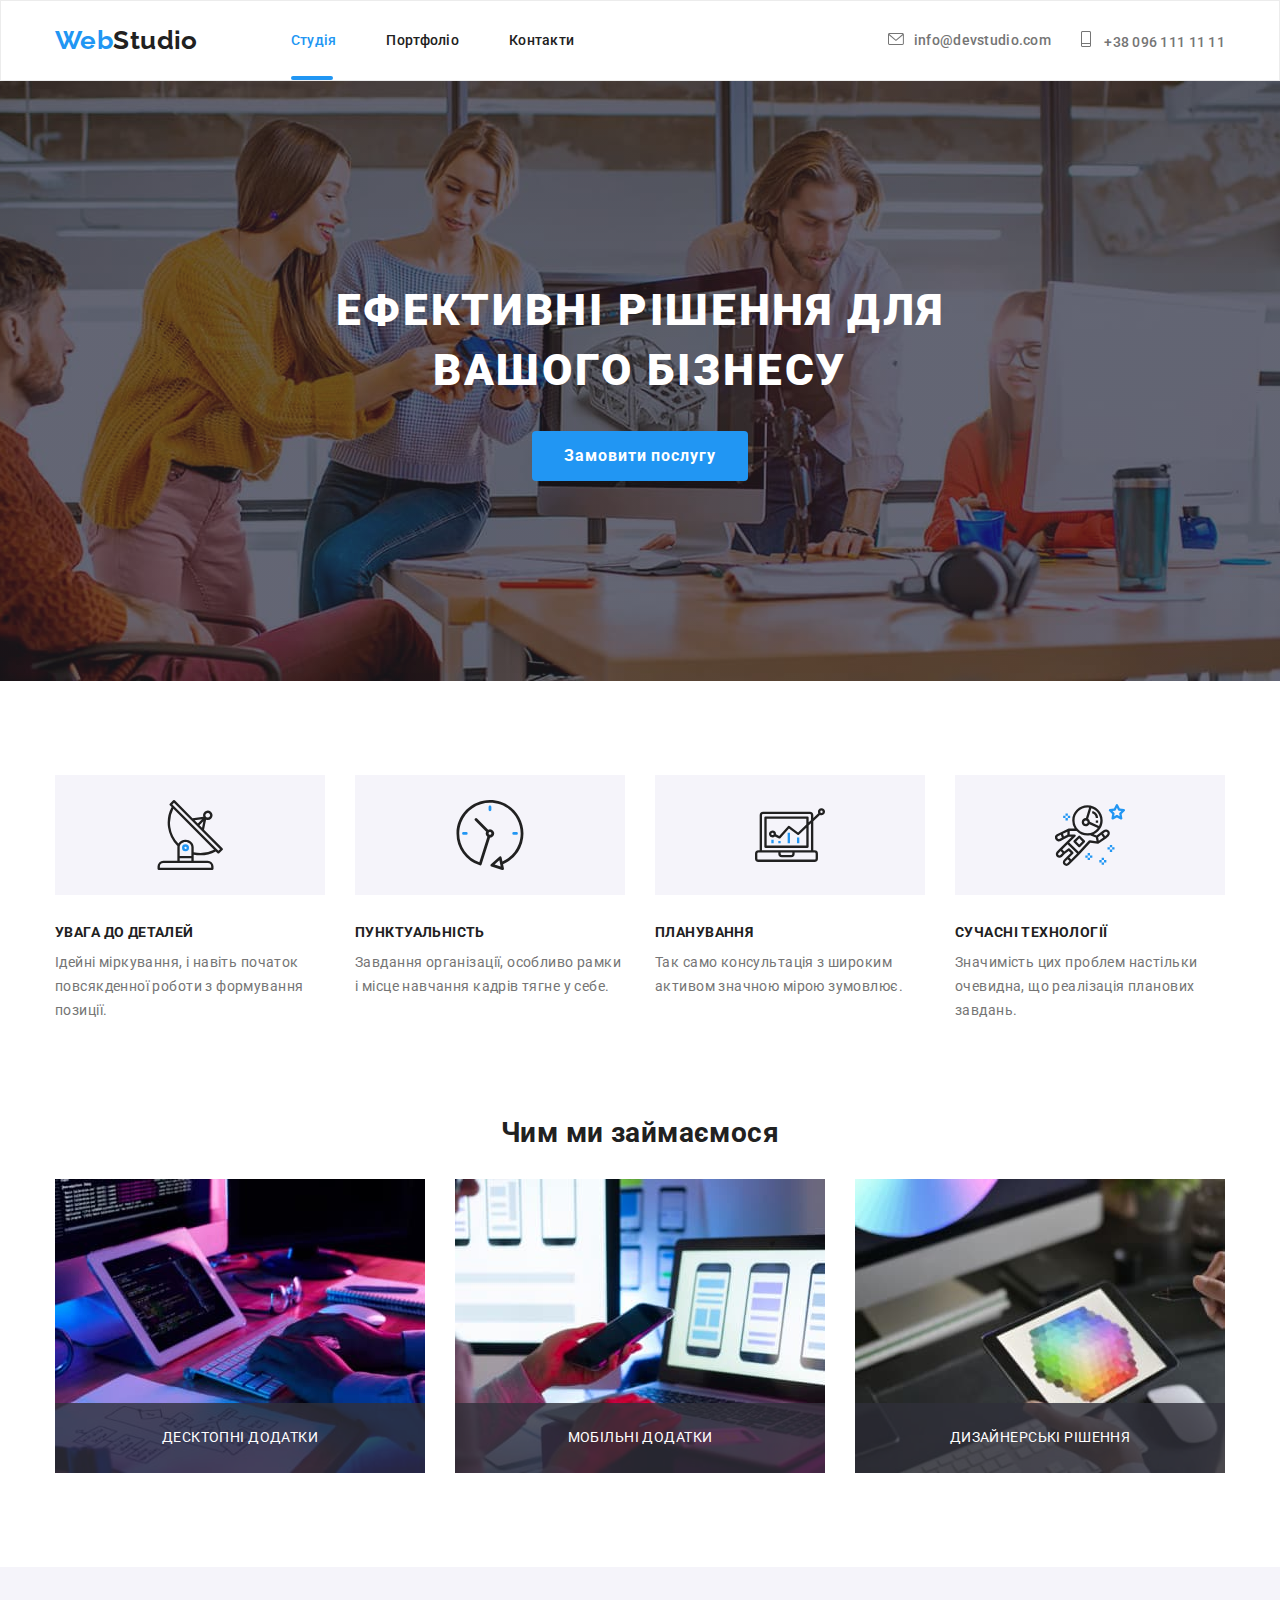
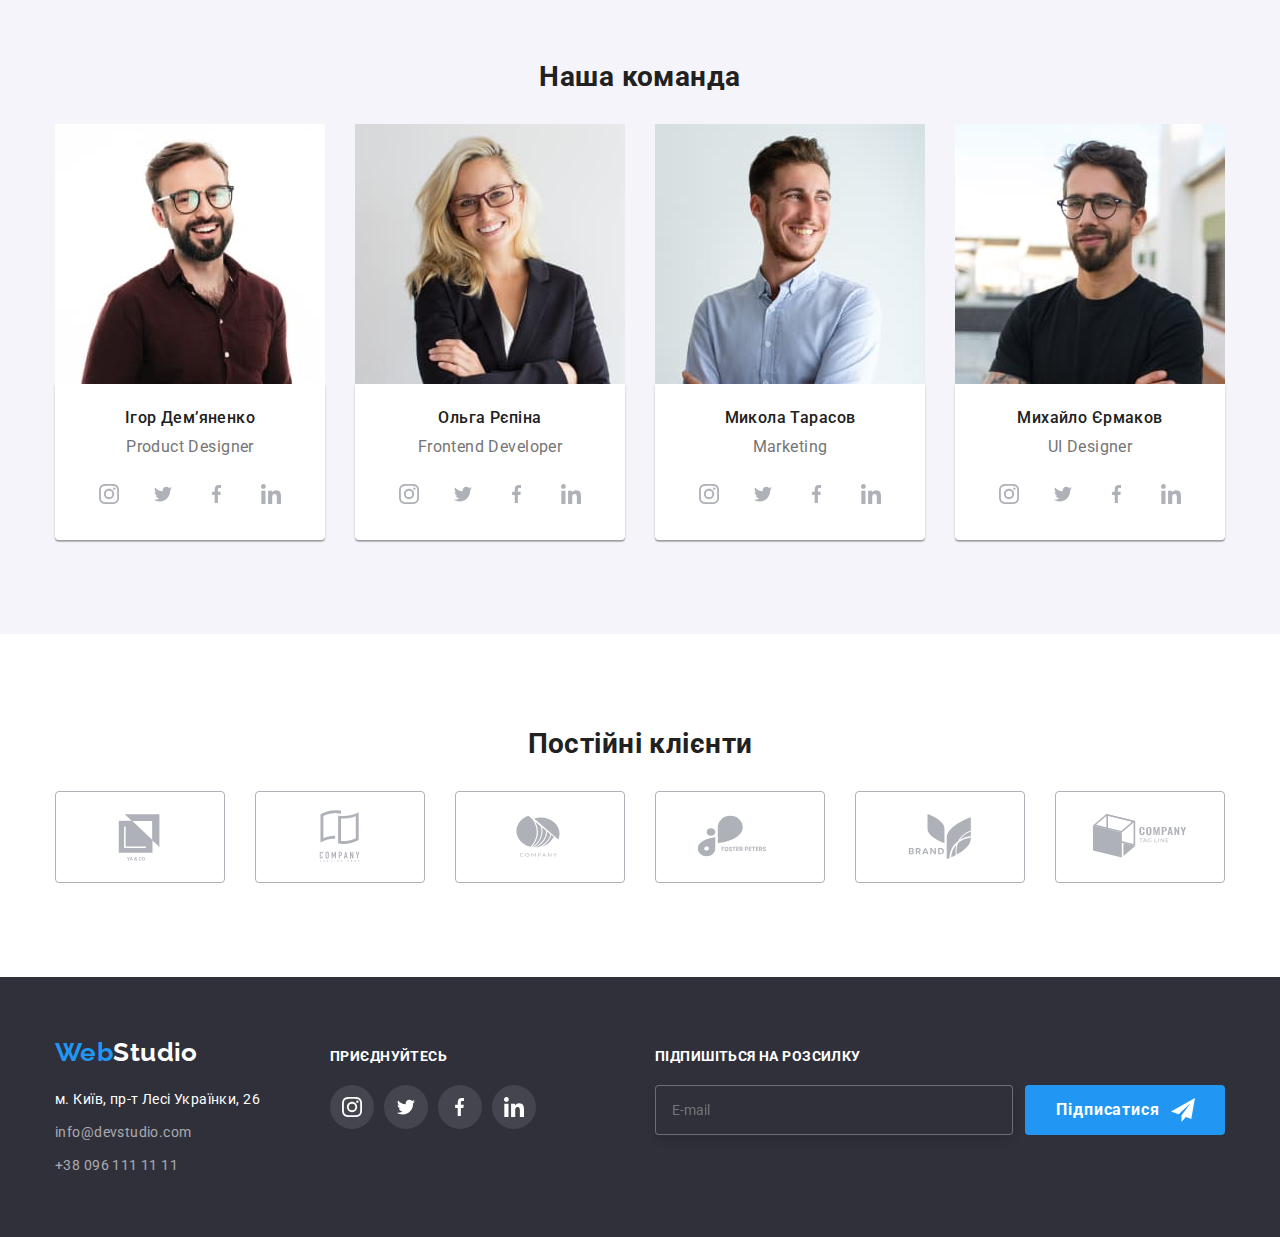
<file: index.html>
<!DOCTYPE html>
<html lang="uk">
  <head>
    <meta charset="UTF-8" />
    <meta http-equiv="X-UA-Compatible" content="IE=edge" />
    <meta name="viewport" content="width=device-width, initial-scale=1.0" />
    <title>HTML is easy</title>
    <link
      rel="stylesheet"
      href="https://cdn.jsdelivr.net/npm/modern-normalize@1.1.0/modern-normalize.min.css"
    />

    <link rel="preconnect" href="https://fonts.googleapis.com" />
    <link rel="preconnect" href="https://fonts.gstatic.com" crossorigin />
    <link
      href="https://fonts.googleapis.com/css2?family=Raleway:wght@700&family=Roboto:wght@400;500;700;900&display=swap"
      rel="stylesheet"
    />
    <link rel="stylesheet" href="./css/main.min.css" />
  </head>
  <body>
    <header class="my-head">
      <div class="container head-container">
        <nav class="navigation">
          <a class="link logo" href="./index.html">
            <span class="logo__web">Web</span>Studio</a
          >
          <ul class="list navigation__menu">
            <li class="navigation__item">
              <a
                class="link navigation__link link--static link__line"
                href="./index.html"
                >Студія
              </a>
            </li>
            <li class="navigation__item">
              <a class="link navigation__link" href="./portfolio.html"
                >Портфоліо</a
              >
            </li>
            <li class="navigation__item">
              <a class="link navigation__link" href="">Контакти</a>
            </li>
          </ul>
        </nav>

        <button type="button" class="open-mobile-menu" data-menu-open>
          <svg class="open-mobile-menu__icon">
            <use href="images/icons.svg#icon-burger"></use>
          </svg>
        </button>

        <ul class="list navigation__addres">
          <li class="navigation__item__adr navigation__item__marg">
            <a class="link link__addres" href="mailto:info@devstudio.com"
              ><svg class="addres__svg" width="16" height="12">
                <use href="./images/icons.svg#icon-mail"></use></svg
              >info@devstudio.com
            </a>
          </li>
          <li class="navigation__item__adr">
            <a class="link link__addres" href="tel:+380961111111"
              ><svg class="addres__svg" width="10" height="16">
                <use href="./images/icons.svg#icon-telefon"></use>
              </svg>
              +38 096 111 11 11
            </a>
          </li>
        </ul>
      </div>
      <div class="mobile-menu" data-menu>
        <div class="container mobile-menu__container">
          <button type="button" class="close-mobile-menu__btn" data-menu-close>
            <svg class="close-mobile-menu__icon">
              <use href="./images/icons.svg#icon-close"></use>
            </svg>
          </button>
          <ul class="list mobile-list-navigation">
            <li class="mobile-menu-item__navigation">
              <a
                class="link menu-static mobile-menu__navigation"
                href="./index.html"
                >Студія</a
              >
            </li>
            <li class="mobile-menu-item__navigation">
              <a
                class="link mobile-menu__navigation menu-static-base"
                href="./portfolio.html"
                >Портфоліо</a
              >
            </li>
            <li class="mobile-menu-item__navigation">
              <a class="link mobile-menu__navigation menu-static-base" href=""
                >Контакти</a
              >
            </li>
          </ul>
          <ul class="list mobile-list-contact">
            <li class="mobile-menu-item__contact__tel">
              <a class="link mobile-menu__tel" href="">+38 096 111 11 11</a>
            </li>
            <li class="mobile-menu-item__contact__mail">
              <a class="link mobile-menu__mail" href="">info@devstudio.com</a>
            </li>
          </ul>
          <ul class="list mobile-list-social">
            <li class="mobile-menu-item__social">
              <a class="link mobile-menu__social mobile-menu__after" href=""
                >Instagram</a
              >
            </li>
            <li class="mobile-menu-item__social">
              <a class="link mobile-menu__social mobile-menu__after" href=""
                >Twitter</a
              >
            </li>
            <li class="mobile-menu-item__social">
              <a class="link mobile-menu__social mobile-menu__after" href=""
                >Facebook</a
              >
            </li>
            <li class="mobile-menu-item__social">
              <a class="link mobile-menu__social" href="">LinkedIn</a>
            </li>
          </ul>
        </div>
      </div>
    </header>

    <main>
      <section class="hero section">
        <div class="container">
          <h1 class="hero__title">ЕФЕКТИВНІ РІШЕННЯ ДЛЯ ВАШОГО БІЗНЕСУ</h1>
          <button class="hero__btn" type="button" data-modal-open>
            Замовити послугу
          </button>
        </div>
      </section>

      <section class="section">
        <div class="container">
          <ul class="list about__list">
            <li class="about__width">
              <div class="about__svg">
                <svg class="about__svg__icon" width="" height="">
                  <use href="./images/icons.svg#icon-antena"></use>
                </svg>
              </div>
              <h2 class="about__title">УВАГА ДО ДЕТАЛЕЙ</h2>
              <p class="about__text">
                Ідейні міркування, і навіть початок повсякденної роботи з
                формування позиції.
              </p>
            </li>
            <li class="about__width">
              <div class="about__svg">
                <svg class="about__svg__icon" width="" height="">
                  <use href="./images/icons.svg#icon-clock-1"></use>
                </svg>
              </div>
              <h2 class="about__title">ПУНКТУАЛЬНІСТЬ</h2>
              <p class="about__text">
                Завдання організації, особливо рамки і місце навчання кадрів
                тягне у себе.
              </p>
            </li>
            <li class="about__width">
              <div class="about__svg">
                <svg class="about__svg__icon" width="" height="">
                  <use href="./images/icons.svg#icon-diagram-1"></use>
                </svg>
              </div>
              <h2 class="about__title">ПЛАНУВАННЯ</h2>
              <p class="about__text">
                Так само консультація з широким активом значною мірою зумовлює.
              </p>
            </li>
            <li class="about__width">
              <div class="about__svg">
                <svg class="about__svg__icon" width="" height="">
                  <use href="./images/icons.svg#icon-astronaut-1"></use>
                </svg>
              </div>
              <h2 class="about__title">СУЧАСНІ ТЕХНОЛОГІЇ</h2>
              <p class="about__text">
                Значимість цих проблем настільки очевидна, що реалізація
                планових завдань.
              </p>
            </li>
          </ul>
        </div>
      </section>
      <section class="section-pad">
        <div class="container">
          <h2 class="section-title">Чим ми займаємося</h2>
          <ul class="list list__whatWeDo">
            <li>
              <div class="position__whatWeDo">
                <picture>
                  <source
                    srcset="
                      ./images/services/desktop-app.jpg    1x,
                      ./images/services/desktop-app@2x.jpg 2x
                    "
                    media="(min-width: 1200px)"
                  />
                  <source
                    srcset="
                      ./images/services/desktop-app.webp    1x,
                      ./images/services/desktop-app@2x.webp 2x
                    "
                    media="(min-width: 1200px)"
                    type="image/webp"
                  />
                  <img
                    src="./images/services/desktop-app.jpg"
                    alt="друкуємо"
                    width="370"
                    height="294"
                  />
                </picture>
                <div class="position__text">Десктопні додатки</div>
              </div>
            </li>
            <li>
              <div class="position__whatWeDo">
                <picture>
                  <source
                    srcset="
                      ./images/services/mobile-app.jpg    1x,
                      ./images/services/mobile-app@2x.jpg 2x
                    "
                    media="(min-width: 1200px)"
                  />
                  <source
                    srcset="
                      ./images/services/mobile-app.webp    1x,
                      ./images/services/mobile-app@2x.webp 2x
                    "
                    media="(min-width: 1200px)"
                    type="image/webp"
                  />
                  <img
                    src="./images/services/mobile-app.jpg"
                    alt="дивимося на екран"
                    width="370"
                    height="294"
                  />
                </picture>
                <div class="position__text">Мобільні додатки</div>
              </div>
            </li>
            <li>
              <div class="position__whatWeDo">
                <picture>
                  <source
                    srcset="
                      ./images/services/desing.jpg    1x,
                      ./images/services/desing@2x.jpg 2x
                    "
                    media="(min-width: 1200px)"
                  />
                  <source
                    srcset="
                      ./images/services/desing.webp    1x,
                      ./images/services/desing@2x.webp 2x
                    "
                    media="(min-width: 1200px)"
                    type="image/webp"
                  />
                  <img
                    src="./images/services/desing.jpg"
                    alt="дивимося на маленький екран"
                    width="370"
                    height="294"
                  />
                </picture>
                <div class="position__text">Дизайнерські Рішення</div>
              </div>
            </li>
          </ul>
        </div>
      </section>

      <section class="color-member-team section">
        <div class="container">
          <h2 class="section-title">Наша команда</h2>
          <ul class="list list-member">
            <li class="marg-member">
              <picture>
                <source
                  srcset="
                    ./images/team/desktop/team-1-desktop.jpg    1x,
                    ./images/team/desktop/team-1-desktop@2x.jpg 2x
                  "
                  media="(min-width: 1200px)"
                />
                <source
                  srcset="
                    ./images/team/desktop/team-1-desktop.webp    1x,
                    ./images/team/desktop/team-1-desktop@2x.webp 2x
                  "
                  media="(min-width: 1200px)"
                  type="image/webp"
                />
                <source
                  srcset="
                    ./images/team/tablet/team-1-tablet.jpg    1x,
                    ./images/team/tablet/team-1-tablet@2x.jpg 2x
                  "
                  media="(min-width: 780px)"
                />
                <source
                  srcset="
                    ./images/team/tablet/team-1-tablet.webp    1x,
                    ./images/team/tablet/team-1-tablet@2x.webp 2x
                  "
                  media="(min-width: 780px)"
                  type="image/webp"
                />
                <source
                  srcset="
                    ./images/team/mobile/team-1-mobile.jpg    1x,
                    ./images/team/mobile/team-1-mobile@2x.jpg 2x
                  "
                  media="(max-width: 779px)"
                />
                <source
                  srcset="
                    ./images/team/mobile/team-1-mobile.webp    1x,
                    ./images/team/mobile/team-1-mobile@2x.webp 2x
                  "
                  media="(max-width: 779px)"
                  type="image/webp"
                />
                <img
                  src="./images/team/mobile/team-1-mobile.jpg"
                  alt="Ігор Дем’яненко"
                />
              </picture>
              <div class="div-member">
                <h3 class="team-member">Ігор Дем’яненко</h3>
                <p class="team-text">Product Designer</p>
                <ul class="list member-svg">
                  <li>
                    <a class="link-member-svg" href="">
                      <svg
                        aria-label="Інстаграм"
                        class="focus-svg"
                        width="20"
                        height="20"
                      >
                        <use href="./images/icons.svg#icon-instagram"></use>
                      </svg>
                    </a>
                  </li>
                  <li>
                    <a class="link-member-svg" href="">
                      <svg
                        aria-label="Твіттер"
                        class="focus-svg"
                        width="20"
                        height="16.25"
                      >
                        <use href="./images/icons.svg#icon-twitter1"></use>
                      </svg>
                    </a>
                  </li>
                  <li>
                    <a class="link-member-svg" href="">
                      <svg
                        aria-label="Фейсбук"
                        class="focus-svg"
                        width="10"
                        height="20"
                      >
                        <use href="./images/icons.svg#icon-facebook1"></use>
                      </svg>
                    </a>
                  </li>
                  <li>
                    <a class="link-member-svg" href="">
                      <svg
                        aria-label="ЛінкАЙДІ"
                        class="focus-svg"
                        width="20"
                        height="20"
                      >
                        <use href="./images/icons.svg#icon-linkedin-1"></use>
                      </svg>
                    </a>
                  </li>
                </ul>
              </div>
            </li>
            <li class="marg-member">
              <picture>
                <source
                  srcset="
                    ./images/team/desktop/team-2-desktop.jpg    1x,
                    ./images/team/desktop/team-2-desktop@2x.jpg 2x
                  "
                  media="(min-width: 1200px)"
                />
                <source
                  srcset="
                    ./images/team/desktop/team-2-desktop.webp    1x,
                    ./images/team/desktop/team-2-desktop@2x.webp 2x
                  "
                  media="(min-width: 1200px)"
                  type="image/webp"
                />
                <source
                  srcset="
                    ./images/team/tablet/team-2-tablet.jpg    1x,
                    ./images/team/tablet/team-2-tablet@2x.jpg 2x
                  "
                  media="(min-width: 780px)"
                />
                <source
                  srcset="
                    ./images/team/tablet/team-2-tablet.webp    1x,
                    ./images/team/tablet/team-2-tablet@2x.webp 2x
                  "
                  media="(min-width: 780px)"
                  type="image/webp"
                />
                <source
                  srcset="
                    ./images/team/mobile/team-2-mobile.jpg    1x,
                    ./images/team/mobile/team-2-mobile@2x.jpg 2x
                  "
                  media="(max-width: 779px)"
                />
                <source
                  srcset="
                    ./images/team/mobile/team-2-mobile.webp    1x,
                    ./images/team/mobile/team-2-mobile@2x.webp 2x
                  "
                  media="(max-width: 779px)"
                  type="image/webp"
                />
                <img
                  src="./images/team/mobile/team-2-mobile.jpg"
                  alt="Ольга Рєпіна"
                />
              </picture>
              <div class="div-member">
                <h3 class="team-member">Ольга Рєпіна</h3>
                <p class="team-text">Frontend Developer</p>
                <ul class="list member-svg">
                  <li>
                    <a class="link-member-svg" href="">
                      <svg
                        aria-label="Інстаграм"
                        class="focus-svg"
                        width="20"
                        height="20"
                      >
                        <use href="./images/icons.svg#icon-instagram"></use>
                      </svg>
                    </a>
                  </li>
                  <li>
                    <a class="link-member-svg" href="">
                      <svg
                        aria-label="Твіттер"
                        class="focus-svg"
                        width="20"
                        height="16.25"
                      >
                        <use href="./images/icons.svg#icon-twitter1"></use>
                      </svg>
                    </a>
                  </li>
                  <li>
                    <a class="link-member-svg" href="">
                      <svg
                        aria-label="Фейсбук"
                        class="focus-svg"
                        width="10"
                        height="20"
                      >
                        <use href="./images/icons.svg#icon-facebook1"></use>
                      </svg>
                    </a>
                  </li>
                  <li>
                    <a class="link-member-svg" href="">
                      <svg
                        aria-label="ЛінкАЙДІ"
                        class="focus-svg"
                        width="20"
                        height="20"
                      >
                        <use href="./images/icons.svg#icon-linkedin-1"></use>
                      </svg>
                    </a>
                  </li>
                </ul>
              </div>
            </li>
            <li class="marg-member">
              <picture>
                <source
                  srcset="
                    ./images/team/desktop/team-3-desktop.jpg    1x,
                    ./images/team/desktop/team-3-desktop@2x.jpg 2x
                  "
                  media="(min-width: 1200px)"
                />
                <source
                  srcset="
                    ./images/team/desktop/team-3-desktop.webp    1x,
                    ./images/team/desktop/team-3-desktop@2x.webp 2x
                  "
                  media="(min-width: 1200px)"
                  type="image/webp"
                />
                <source
                  srcset="
                    ./images/team/tablet/team-3-tablet.jpg    1x,
                    ./images/team/tablet/team-3-tablet@2x.jpg 2x
                  "
                  media="(min-width: 780px)"
                />
                <source
                  srcset="
                    ./images/team/tablet/team-3-tablet.webp    1x,
                    ./images/team/tablet/team-3-tablet@2x.webp 2x
                  "
                  media="(min-width: 780px)"
                  type="image/webp"
                />
                <source
                  srcset="
                    ./images/team/mobile/team-3-mobile.jpg    1x,
                    ./images/team/mobile/team-3-mobile@2x.jpg 2x
                  "
                  media="(max-width: 779px)"
                />
                <source
                  srcset="
                    ./images/team/mobile/team-3-mobile.webp    1x,
                    ./images/team/mobile/team-3-mobile@2x.webp 2x
                  "
                  media="(max-width: 779px)"
                  type="image/webp"
                />
                <img
                  src="./images/team/mobile/team-3-mobile.jpg"
                  alt="Микола Тарасов"
                />
              </picture>
              <div class="div-member">
                <h3 class="team-member">Микола Тарасов</h3>
                <p class="team-text">Marketing</p>
                <ul class="list member-svg">
                  <li>
                    <a class="link-member-svg" href="">
                      <svg
                        aria-label="Інстаграм"
                        class="focus-svg"
                        width="20"
                        height="20"
                      >
                        <use href="./images/icons.svg#icon-instagram"></use>
                      </svg>
                    </a>
                  </li>
                  <li>
                    <a class="link-member-svg" href="">
                      <svg
                        aria-label="Твіттер"
                        class="focus-svg"
                        width="20"
                        height="16.25"
                      >
                        <use href="./images/icons.svg#icon-twitter1"></use>
                      </svg>
                    </a>
                  </li>
                  <li>
                    <a class="link-member-svg" href="">
                      <svg
                        aria-label="Фейсбук"
                        class="focus-svg"
                        width="10"
                        height="20"
                      >
                        <use href="./images/icons.svg#icon-facebook1"></use>
                      </svg>
                    </a>
                  </li>
                  <li>
                    <a class="link-member-svg" href="">
                      <svg
                        aria-label="ЛінкАЙДІ"
                        class="focus-svg"
                        width="20"
                        height="20"
                      >
                        <use href="./images/icons.svg#icon-linkedin-1"></use>
                      </svg>
                    </a>
                  </li>
                </ul>
              </div>
            </li>
            <li class="marg-member">
              <picture>
                <source
                  srcset="
                    ./images/team/desktop/team-4-desktop.jpg    1x,
                    ./images/team/desktop/team-4-desktop@2x.jpg 2x
                  "
                  media="(min-width: 1200px)"
                />
                <source
                  srcset="
                    ./images/team/desktop/team-4-desktop.webp    1x,
                    ./images/team/desktop/team-4-desktop@2x.webp 2x
                  "
                  media="(min-width: 1200px)"
                  type="image/webp"
                />
                <source
                  srcset="
                    ./images/team/tablet/team-4-tablet.jpg    1x,
                    ./images/team/tablet/team-4-tablet@2x.jpg 2x
                  "
                  media="(min-width: 780px)"
                />
                <source
                  srcset="
                    ./images/team/tablet/team-4-tablet.webp    1x,
                    ./images/team/tablet/team-4-tablet@2x.webp 2x
                  "
                  media="(min-width: 780px)"
                  type="image/webp"
                />
                <source
                  srcset="
                    ./images/team/mobile/team-4-mobile.jpg    1x,
                    ./images/team/mobile/team-4-mobile@2x.jpg 2x
                  "
                  media="(max-width: 779px)"
                />
                <source
                  srcset="
                    ./images/team/mobile/team-4-mobile.webp    1x,
                    ./images/team/mobile/team-4-mobile@2x.webp 2x
                  "
                  media="(max-width: 779px)"
                  type="image/webp"
                />
                <img
                  src="./images/team/mobile/team-4-mobile.jpg"
                  alt="Михайло Єрмаков"
                />
              </picture>
              <div class="div-member">
                <h3 class="team-member">Михайло Єрмаков</h3>
                <p class="team-text">UI Designer</p>
                <ul class="list member-svg">
                  <li>
                    <a class="link-member-svg" href="">
                      <svg
                        aria-label="Інстаграм"
                        class="focus-svg"
                        width="20"
                        height="20"
                      >
                        <use href="./images/icons.svg#icon-instagram"></use>
                      </svg>
                    </a>
                  </li>
                  <li>
                    <a class="link-member-svg" href="">
                      <svg
                        aria-label="Твіттер"
                        class="focus-svg"
                        width="20"
                        height="16.25"
                      >
                        <use href="./images/icons.svg#icon-twitter1"></use>
                      </svg>
                    </a>
                  </li>
                  <li>
                    <a class="link-member-svg" href="">
                      <svg
                        aria-label="Фейсбук"
                        class="focus-svg"
                        width="10"
                        height="20"
                      >
                        <use href="./images/icons.svg#icon-facebook1"></use>
                      </svg>
                    </a>
                  </li>
                  <li>
                    <a class="link-member-svg" href="">
                      <svg
                        aria-label="ЛінкАЙДІ"
                        class="focus-svg"
                        width="20"
                        height="20"
                      >
                        <use href="./images/icons.svg#icon-linkedin-1"></use>
                      </svg>
                    </a>
                  </li>
                </ul>
              </div>
            </li>
          </ul>
        </div>
      </section>
      <section class="section">
        <div class="container">
          <h2 class="section-title">Постійні клієнти</h2>
          <ul class="list svg-list">
            <li class="svg-list">
              <a href="" class="link clien-li">
                <svg class="svg-client" width="106" height="60">
                  <use href="./images/icons.svg#icon-client1"></use>
                </svg>
              </a>
            </li>
            <li class="svg-list">
              <a href="" class="link clien-li">
                <svg class="svg-client" width="106" height="60">
                  <use href="./images/icons.svg#icon-client2"></use>
                </svg>
              </a>
            </li>
            <li class="svg-list">
              <a href="" class="link clien-li">
                <svg class="svg-client" width="106" height="60">
                  <use href="./images/icons.svg#icon-client3"></use>
                </svg>
              </a>
            </li>
            <li class="svg-list">
              <a href="" class="link clien-li">
                <svg class="svg-client" width="106" height="60">
                  <use href="./images/icons.svg#icon-client4"></use>
                </svg>
              </a>
            </li>
            <li class="svg-list">
              <a href="" class="link clien-li">
                <svg class="svg-client" width="106" height="60">
                  <use href="./images/icons.svg#icon-client5"></use>
                </svg>
              </a>
            </li>
            <li class="svg-list">
              <a href="" class="link clien-li">
                <svg class="svg-client" width="106" height="60">
                  <use href="./images/icons.svg#icon-client6"></use>
                </svg>
              </a>
            </li>
          </ul>
        </div>
      </section>
    </main>
    <footer class="back-foot">
      <div class="container top-div">
        <div class="mian-div">
          <div class="div-addres">
            <a class="link logo-foot" href="./index.html"
              ><span class="logo__web">Web</span>Studio</a
            >
            <address>
              <ul class="list list__foot">
                <li class="list-foot">
                  <a class="link foot-addres" href=""
                    >м. Київ, пр-т Лесі Українки, 26</a
                  >
                </li>
                <li class="list-foot">
                  <a class="link foot-contact" href="mailto:info@devstudio.com"
                    >info@devstudio.com</a
                  >
                </li>
                <li>
                  <a class="link foot-contact" href="tel:+380961111111"
                    >+38 096 111 11 11</a
                  >
                </li>
              </ul>
            </address>
          </div>
          <div class="div-h">
            <h2 class="foot-title">ПРИЄДНУЙТЕСЬ</h2>
            <ul class="list foot-member-svg">
              <li>
                <a class="link-footer-svg" href="">
                  <svg
                    aria-label="Інстаграм"
                    class="focus-footer-svg"
                    width="20"
                    height="20"
                  >
                    <use href="./images/icons.svg#icon-instagram"></use>
                  </svg>
                </a>
              </li>
              <li>
                <a class="link-footer-svg" href="">
                  <svg
                    aria-label="Твіттер"
                    class="focus-footer-svg"
                    width="20"
                    height="16.25"
                  >
                    <use href="./images/icons.svg#icon-twitter1"></use>
                  </svg>
                </a>
              </li>
              <li>
                <a class="link-footer-svg" href="">
                  <svg
                    aria-label="Фейсбук"
                    class="focus-footer-svg"
                    width="10"
                    height="20"
                  >
                    <use href="./images/icons.svg#icon-facebook1"></use>
                  </svg>
                </a>
              </li>
              <li>
                <a class="link-footer-svg" href="">
                  <svg
                    aria-label="ЛінкАЙДІ"
                    class="focus-footer-svg"
                    width="20"
                    height="20"
                  >
                    <use href="./images/icons.svg#icon-linkedin-1"></use>
                  </svg>
                </a>
              </li>
            </ul>
          </div>
        </div>
        <form class="foot-form-main">
          <div class="foot-form-title-div">
            <p class="foot-form-title">Підпишіться на розсилку</p>
            <label class="foot-form-label">
              <input
                type="email"
                name="user_mail"
                class="foot-form-email"
                placeholder="E-mail"
                pattern="[a-zA-Z@.]+"
              />
            </label>
          </div>
          <div class="foot-form-btn-div">
            <button type="submit" class="foot-form-btn">
              Підписатися
              <svg class="foot-form-svg">
                <use href="./images/icons.svg#icon-send"></use>
              </svg>
            </button>
          </div>
        </form>
      </div>
    </footer>

    <div class="backdrop is-hidden" data-modal>
      <div class="modal">
        <button type="button" class="modal-close-btn" data-modal-close>
          <svg class="modal-close-icon" width="11" height="11">
            <use href="./images/icons.svg#icon-close"></use>
          </svg>
        </button>
        <p class="modal-form-title">Залиште свої дані, ми вам передзвонимо</p>
        <form class="modal-form">
          <label class="modal-form-lab">
            <span class="modal-form-span">Ім’я</span>
            <span class="modal-form-wrapper">
              <input
                type="text"
                class="modal-form-input"
                required
                pattern="[a-zA-Zа-яА-ЯіІїЇ]+"
                name="user_name"
              />
              <svg class="modal-form-svg">
                <use href="./images/icons.svg#icon-person"></use>
              </svg>
            </span>
          </label>
          <label class="modal-form-lab">
            <span class="modal-form-span">Телефон</span>
            <span class="modal-form-wrapper">
              <input
                type="tel"
                class="modal-form-input"
                required
                pattern="[0-9]{3}-[0-9]{3}-[0-9]{2}-[0-9]{2}"
                title="xxx-xxx-xx-xx"
                name="user_phone"
              />
              <svg class="modal-form-svg">
                <use href="./images/icons.svg#icon-phone"></use>
              </svg>
            </span>
          </label>
          <label class="modal-form-lab">
            <span class="modal-form-span">Пошта</span>
            <span class="modal-form-wrapper">
              <input
                type="email"
                class="modal-form-input"
                required
                pattern="[a-zA-Z@.]+"
                name="user_mail"
              />
              <svg class="modal-form-svg">
                <use href="./images/icons.svg#icon-email"></use>
              </svg>
            </span>
          </label>
          <label class="modal-form-lab-text">
            <span class="modal-form-span">Коментар</span
            ><textarea
              name="user_message"
              class="modal-form-message"
              placeholder="Введіть текст"
            ></textarea>
          </label>
          <label class="modal-form-check">
            <input
              type="checkbox"
              class="modal-form-checkbox visual-hidden"
              name="user_policy"
              required
            />
            <svg class="modal-form-icon">
              <use
                class="modal-form-icon-use"
                href="./images/icons.svg#icon-Vector"
              ></use>
            </svg>
            Погоджуюся з розсилкою та приймаю&nbsp;<a
              href=""
              class="modal-form-link"
              >Умови договору</a
            >
          </label>
          <button type="submite" class="modal-form-btn">Відправити</button>
        </form>
      </div>
    </div>
    <script src="./js/menu.js"></script>
    <script src="./js/modal.js"></script>
  </body>
</html>
</file>
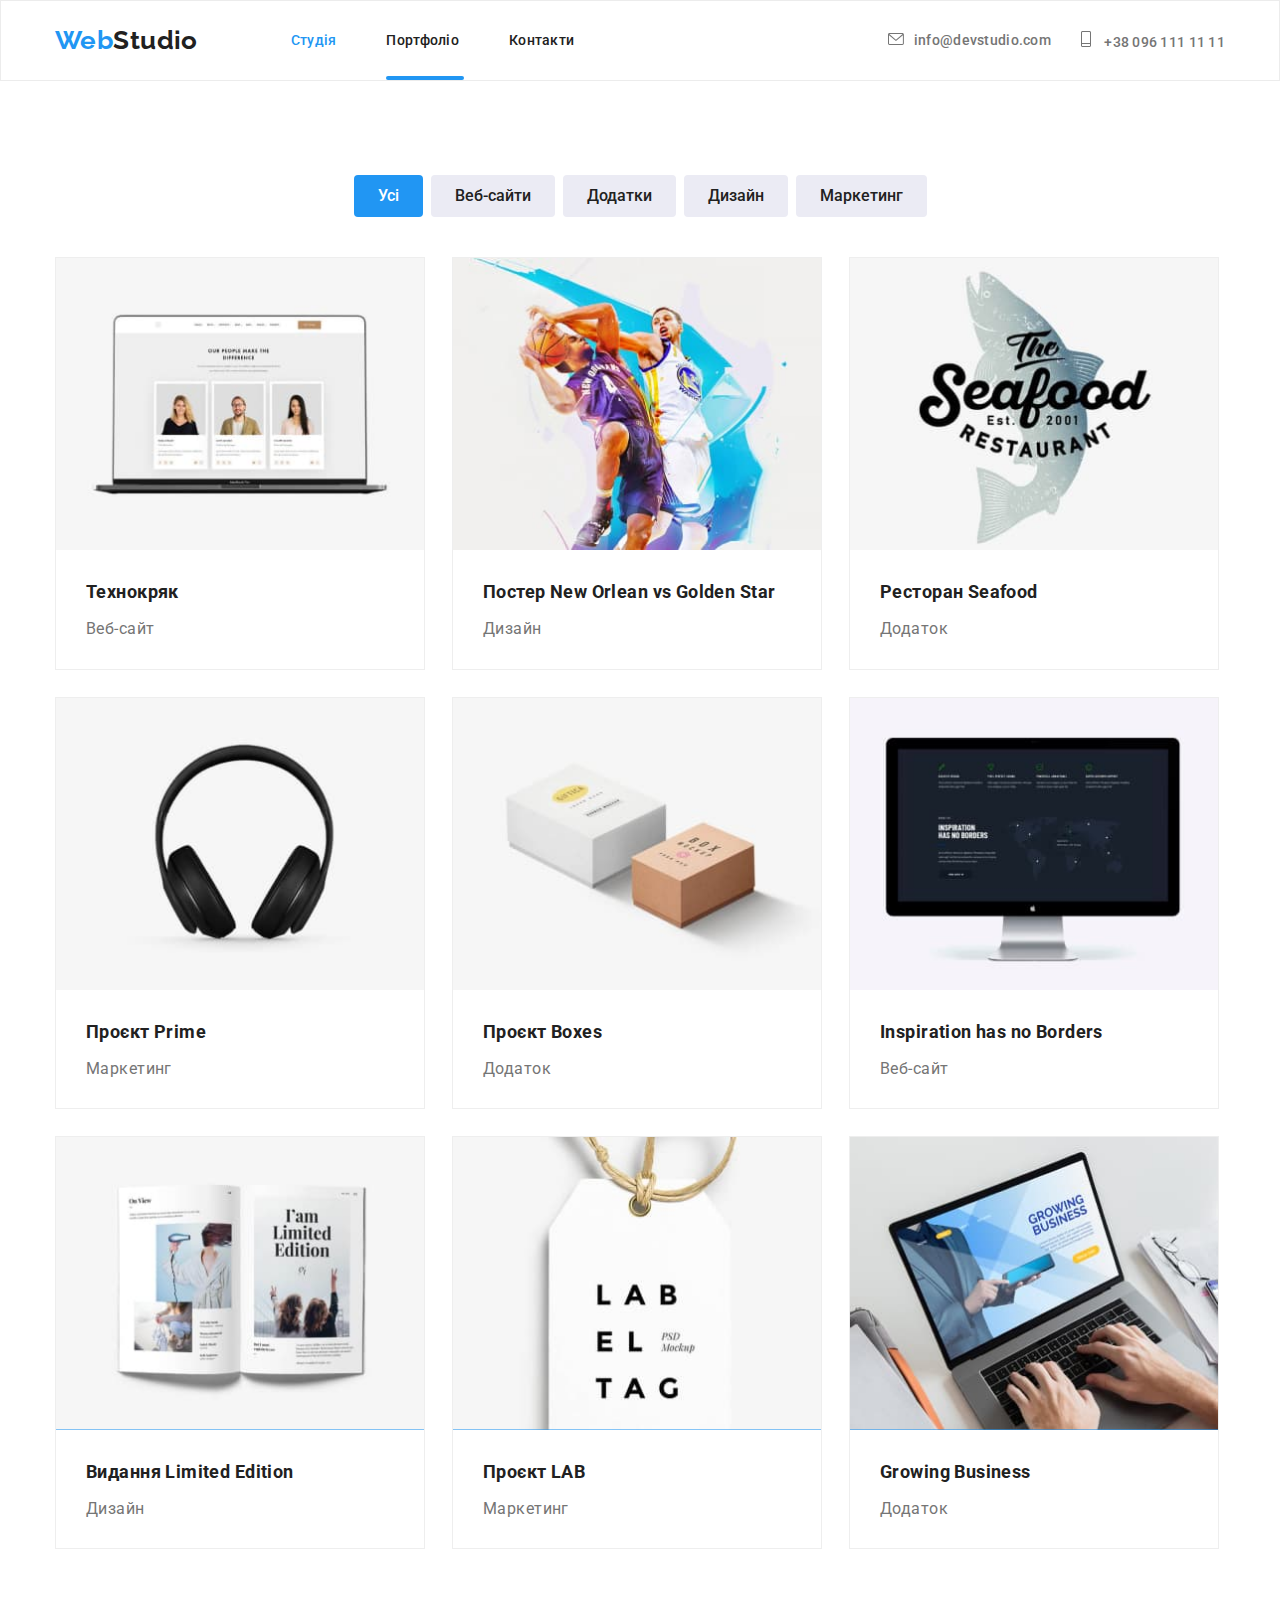
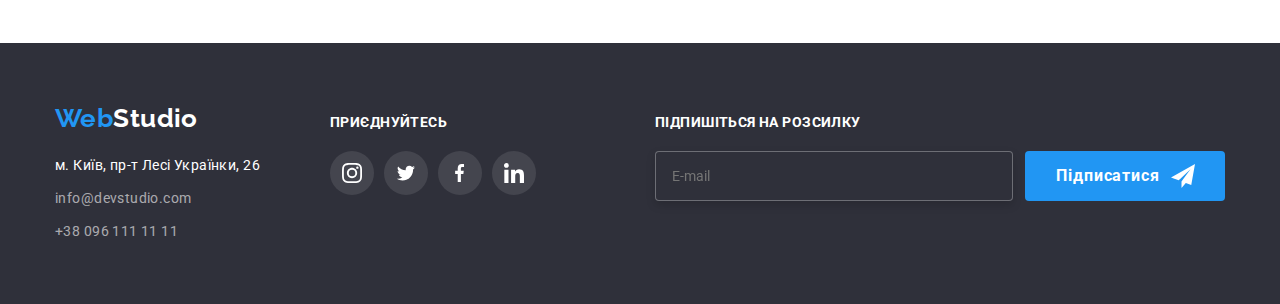
<file: portfolio.html>
<!DOCTYPE html>
<html lang="uk">
  <head>
    <meta charset="UTF-8" />
    <meta http-equiv="X-UA-Compatible" content="IE=edge" />
    <meta name="viewport" content="width=device-width, initial-scale=1.0" />
    <title>Portfolio</title>
    <link
      rel="stylesheet"
      href="https://cdn.jsdelivr.net/npm/modern-normalize@1.1.0/modern-normalize.min.css"
    />

    <link rel="preconnect" href="https://fonts.googleapis.com" />
    <link rel="preconnect" href="https://fonts.gstatic.com" crossorigin />
    <link
      href="https://fonts.googleapis.com/css2?family=Raleway:wght@700&family=Roboto:wght@400;500;700;900&display=swap"
      rel="stylesheet"
    />
    <link rel="stylesheet" href="./css/main.min.css" />
  </head>
  <body>
    <header class="my-head">
      <div class="container head-container">
        <nav class="navigation">
          <a class="link logo" href="./index.html">
            <span class="logo__web">Web</span>Studio</a
          >
          <ul class="list navigation__menu">
            <li class="navigation__item">
              <a class="link navigation__link link--static" href="./index.html"
                >Студія
              </a>
            </li>
            <li class="navigation__item">
              <a
                class="link navigation__link link__port"
                href="./portfolio.html"
                >Портфоліо</a
              >
            </li>
            <li class="navigation__item">
              <a class="link navigation__link" href="">Контакти</a>
            </li>
          </ul>
        </nav>

        <button type="button" class="open-mobile-menu" data-menu-open>
          <svg class="open-mobile-menu__icon">
            <use href="images/icons.svg#icon-burger"></use>
          </svg>
        </button>

        <ul class="list navigation__addres">
          <li class="navigation__item__adr navigation__item__marg">
            <a class="link link__addres" href="mailto:info@devstudio.com"
              ><svg class="addres__svg" width="16" height="12">
                <use href="./images/icons.svg#icon-mail"></use></svg
              >info@devstudio.com
            </a>
          </li>
          <li class="navigation__item__adr">
            <a class="link link__addres" href="tel:+380961111111"
              ><svg class="addres__svg" width="10" height="16">
                <use href="./images/icons.svg#icon-telefon"></use>
              </svg>
              +38 096 111 11 11
            </a>
          </li>
        </ul>
      </div>
      <div class="mobile-menu" data-menu>
        <div class="container mobile-menu__container">
          <button type="button" class="close-mobile-menu__btn" data-menu-close>
            <svg class="close-mobile-menu__icon">
              <use href="./images/icons.svg#icon-close"></use>
            </svg>
          </button>
          <ul class="list mobile-list-navigation">
            <li class="mobile-menu-item__navigation">
              <a
                class="link mobile-menu__navigation menu-static-base"
                href="./index.html"
                >Студія</a
              >
            </li>
            <li class="mobile-menu-item__navigation">
              <a
                class="link mobile-menu__navigation menu-static"
                href="./portfolio.html"
                >Портфоліо</a
              >
            </li>
            <li class="mobile-menu-item__navigation">
              <a class="link mobile-menu__navigation menu-static-base" href=""
                >Контакти</a
              >
            </li>
          </ul>
          <ul class="list mobile-list-contact">
            <li class="mobile-menu-item__contact__tel">
              <a class="link mobile-menu__tel" href="">+38 096 111 11 11</a>
            </li>
            <li class="mobile-menu-item__contact__mail">
              <a class="link mobile-menu__mail" href="">info@devstudio.com</a>
            </li>
          </ul>
          <ul class="list mobile-list-social">
            <li class="mobile-menu-item__social">
              <a class="link mobile-menu__social mobile-menu__after" href=""
                >Instagram</a
              >
            </li>
            <li class="mobile-menu-item__social">
              <a class="link mobile-menu__social mobile-menu__after" href=""
                >Twitter</a
              >
            </li>
            <li class="mobile-menu-item__social">
              <a class="link mobile-menu__social mobile-menu__after" href=""
                >Facebook</a
              >
            </li>
            <li class="mobile-menu-item__social">
              <a class="link mobile-menu__social" href="">LinkedIn</a>
            </li>
          </ul>
        </div>
      </div>
    </header>
    <main>
      <section class="section">
        <div class="container">
          <h1 class="visual-hidden">Портфоліо</h1>
          <ul class="list list-bottoms">
            <li>
              <button class="portfolio-btn active" type="button">Усі</button>
            </li>
            <li>
              <button class="portfolio-btn" type="button">Веб-сайти</button>
            </li>
            <li>
              <button class="portfolio-btn" type="button">Додатки</button>
            </li>
            <li><button class="portfolio-btn" type="button">Дизайн</button></li>
            <li>
              <button class="portfolio-btn" type="button">Маркетинг</button>
            </li>
          </ul>
          <ul class="list list-cards">
            <li class="border-li">
              <a href="" class="link shadow-link">
                <div class="shadow-div">
                  <div class="div-overlay">
                    <picture>
                      <source
                        srcset="
                          ./images/portfolio/desktop/portfolio-1-desktop.jpg    1x,
                          ./images/portfolio/desktop/portfolio-1-desktop@2x.jpg 2x
                        "
                        media="(min-width: 1200px)"
                      />
                      <source
                        srcset="
                          ./images/portfolio/desktop/portfolio-1-desktop.webp    1x,
                          ./images/portfolio/desktop/portfolio-1-desktop@2x.webp 2x
                        "
                        media="(min-width: 1200px)"
                        type="image/webp"
                      />
                      <source
                        srcset="
                          ./images/portfolio/tablet/portfolio-1-tablet.jpg    1x,
                          ./images/portfolio/tablet/portfolio-1-tablet@2x.jpg 2x
                        "
                        media="(min-width: 780px)"
                      />
                      <source
                        srcset="
                          ./images/portfolio/tablet/portfolio-1-tablet.webp    1x,
                          ./images/portfolio/tablet/portfolio-1-tablet@2x.webp 2x
                        "
                        media="(min-width: 780px)"
                        type="image/webp"
                      />
                      <source
                        srcset="
                          ./images/portfolio/mobile/portfolio-1-mobile.jpg    1x,
                          ./images/portfolio/mobile/portfolio-1-mobile@2x.jpg 2x
                        "
                        media="(max-width: 779px)"
                      />
                      <source
                        srcset="
                          ./images/portfolio/mobile/portfolio-1-mobile.webp    1x,
                          ./images/portfolio/mobile/portfolio-1-mobile@2x.webp 2x
                        "
                        media="(max-width: 779px)"
                        type="image/webp"
                      />
                      <img
                        src="./images/portfolio/mobile/portfolio-1-mobile.jpg"
                        alt="Ноут недорого"
                      />
                    </picture>
                    <p class="overlay">
                      Ресурс пропонує комплексні пропозиції з різним рівнем
                      функціоналу та сервісів. Все це дозволить відвідувачу
                      отримати вичерпні відомості про компанію чи приватну
                      особу.
                    </p>
                  </div>
                  <div class="div-portfolio-cards cards-color">
                    <h2 class="portfolio-title">Технокряк</h2>
                    <p class="portfolio-text">Веб-сайт</p>
                  </div>
                </div>
              </a>
            </li>
            <li class="border-li">
              <a href="" class="link shadow-link">
                <div class="shadow-div">
                  <div class="div-overlay">
                    <picture>
                      <source
                        srcset="
                          ./images/portfolio/desktop/portfolio-2-desktop.jpg    1x,
                          ./images/portfolio/desktop/portfolio-2-desktop@2x.jpg 2x
                        "
                        media="(min-width: 1200px)"
                      />
                      <source
                        srcset="
                          ./images/portfolio/desktop/portfolio-2-desktop.webp    1x,
                          ./images/portfolio/desktop/portfolio-2-desktop@2x.webp 2x
                        "
                        media="(min-width: 1200px)"
                        type="image/webp"
                      />
                      <source
                        srcset="
                          ./images/portfolio/tablet/portfolio-2-tablet.jpg    1x,
                          ./images/portfolio/tablet/portfolio-2-tablet@2x.jpg 2x
                        "
                        media="(min-width: 780px)"
                      />
                      <source
                        srcset="
                          ./images/portfolio/tablet/portfolio-2-tablet.webp    1x,
                          ./images/portfolio/tablet/portfolio-2-tablet@2x.webp 2x
                        "
                        media="(min-width: 780px)"
                        type="image/webp"
                      />
                      <source
                        srcset="
                          ./images/portfolio/mobile/portfolio-2-mobile.jpg    1x,
                          ./images/portfolio/mobile/portfolio-2-mobile@2x.jpg 2x
                        "
                        media="(max-width: 779px)"
                      />
                      <source
                        srcset="
                          ./images/portfolio/mobile/portfolio-2-mobile.webp    1x,
                          ./images/portfolio/mobile/portfolio-2-mobile@2x.webp 2x
                        "
                        media="(max-width: 779px)"
                        type="image/webp"
                      />
                      <img
                        src="./images/portfolio/mobile/portfolio-2-mobile.jpg"
                        alt="Баскетбол наше все"
                      />
                    </picture>
                    <p class="overlay">
                      Ресурс пропонує комплексні пропозиції з різним рівнем
                      функціоналу та сервісів. Все це дозволить відвідувачу
                      отримати вичерпні відомості про компанію чи приватну
                      особу.
                    </p>
                  </div>
                  <div class="div-portfolio-cards cards-color">
                    <h2 class="portfolio-title">
                      Постер New Orlean vs Golden Star
                    </h2>
                    <p class="portfolio-text">Дизайн</p>
                  </div>
                </div>
              </a>
            </li>
            <li class="border-li">
              <a href="" class="link shadow-link">
                <div class="shadow-div">
                  <div class="div-overlay">
                    <picture>
                      <source
                        srcset="
                          ./images/portfolio/desktop/portfolio-3-desktop.jpg    1x,
                          ./images/portfolio/desktop/portfolio-3-desktop@2x.jpg 2x
                        "
                        media="(min-width: 1200px)"
                      />
                      <source
                        srcset="
                          ./images/portfolio/desktop/portfolio-3-desktop.webp    1x,
                          ./images/portfolio/desktop/portfolio-3-desktop@2x.webp 2x
                        "
                        media="(min-width: 1200px)"
                        type="image/webp"
                      />
                      <source
                        srcset="
                          ./images/portfolio/tablet/portfolio-3-tablet.jpg    1x,
                          ./images/portfolio/tablet/portfolio-3-tablet@2x.jpg 2x
                        "
                        media="(min-width: 780px)"
                      />
                      <source
                        srcset="
                          ./images/portfolio/tablet/portfolio-3-tablet.webp    1x,
                          ./images/portfolio/tablet/portfolio-3-tablet@2x.webp 2x
                        "
                        media="(min-width: 780px)"
                        type="image/webp"
                      />
                      <source
                        srcset="
                          ./images/portfolio/mobile/portfolio-3-mobile.jpg    1x,
                          ./images/portfolio/mobile/portfolio-3-mobile@2x.jpg 2x
                        "
                        media="(max-width: 779px)"
                      />
                      <source
                        srcset="
                          ./images/portfolio/mobile/portfolio-3-mobile.webp    1x,
                          ./images/portfolio/mobile/portfolio-3-mobile@2x.webp 2x
                        "
                        media="(max-width: 779px)"
                        type="image/webp"
                      />
                      <img
                        src="./images/portfolio/mobile/portfolio-3-mobile.jpg"
                        alt="Мммм тунець"
                      />
                    </picture>
                    <p class="overlay">
                      Ресурс пропонує комплексні пропозиції з різним рівнем
                      функціоналу та сервісів. Все це дозволить відвідувачу
                      отримати вичерпні відомості про компанію чи приватну
                      особу.
                    </p>
                  </div>
                  <div class="div-portfolio-cards cards-color">
                    <h2 class="portfolio-title">Ресторан Seafood</h2>
                    <p class="portfolio-text">Додаток</p>
                  </div>
                </div>
              </a>
            </li>
            <li class="border-li">
              <a href="" class="link shadow-link">
                <div class="shadow-div">
                  <div class="div-overlay">
                    <picture>
                      <source
                        srcset="
                          ./images/portfolio/desktop/portfolio-4-desktop.jpg    1x,
                          ./images/portfolio/desktop/portfolio-4-desktop@2x.jpg 2x
                        "
                        media="(min-width: 1200px)"
                      />
                      <source
                        srcset="
                          ./images/portfolio/desktop/portfolio-4-desktop.webp    1x,
                          ./images/portfolio/desktop/portfolio-4-desktop@2x.webp 2x
                        "
                        media="(min-width: 1200px)"
                        type="image/webp"
                      />
                      <source
                        srcset="
                          ./images/portfolio/tablet/portfolio-4-tablet.jpg    1x,
                          ./images/portfolio/tablet/portfolio-4-tablet@2x.jpg 2x
                        "
                        media="(min-width: 780px)"
                      />
                      <source
                        srcset="
                          ./images/portfolio/tablet/portfolio-4-tablet.webp    1x,
                          ./images/portfolio/tablet/portfolio-4-tablet@2x.webp 2x
                        "
                        media="(min-width: 780px)"
                        type="image/webp"
                      />
                      <source
                        srcset="
                          ./images/portfolio/mobile/portfolio-4-mobile.jpg    1x,
                          ./images/portfolio/mobile/portfolio-4-mobile@2x.jpg 2x
                        "
                        media="(max-width: 779px)"
                      />
                      <source
                        srcset="
                          ./images/portfolio/mobile/portfolio-4-mobile.webp    1x,
                          ./images/portfolio/mobile/portfolio-4-mobile@2x.webp 2x
                        "
                        media="(max-width: 779px)"
                        type="image/webp"
                      />
                      <img
                        src="./images/portfolio/mobile/portfolio-4-mobile.jpg"
                        alt="Такі собі навушники"
                      />
                    </picture>
                    <p class="overlay">
                      Ресурс пропонує комплексні пропозиції з різним рівнем
                      функціоналу та сервісів. Все це дозволить відвідувачу
                      отримати вичерпні відомості про компанію чи приватну
                      особу.
                    </p>
                  </div>
                  <div class="div-portfolio-cards cards-color">
                    <h2 class="portfolio-title">Проєкт Prime</h2>
                    <p class="portfolio-text">Маркетинг</p>
                  </div>
                </div>
              </a>
            </li>
            <li class="border-li">
              <a href="" class="link shadow-link">
                <div class="shadow-div">
                  <div class="div-overlay">
                    <picture>
                      <source
                        srcset="
                          ./images/portfolio/desktop/portfolio-5-desktop.jpg    1x,
                          ./images/portfolio/desktop/portfolio-5-desktop@2x.jpg 2x
                        "
                        media="(min-width: 1200px)"
                      />
                      <source
                        srcset="
                          ./images/portfolio/desktop/portfolio-5-desktop.webp    1x,
                          ./images/portfolio/desktop/portfolio-5-desktop@2x.webp 2x
                        "
                        media="(min-width: 1200px)"
                        type="image/webp"
                      />
                      <source
                        srcset="
                          ./images/portfolio/tablet/portfolio-5-tablet.jpg    1x,
                          ./images/portfolio/tablet/portfolio-5-tablet@2x.jpg 2x
                        "
                        media="(min-width: 780px)"
                      />
                      <source
                        srcset="
                          ./images/portfolio/tablet/portfolio-5-tablet.webp    1x,
                          ./images/portfolio/tablet/portfolio-5-tablet@2x.webp 2x
                        "
                        media="(min-width: 780px)"
                        type="image/webp"
                      />
                      <source
                        srcset="
                          ./images/portfolio/mobile/portfolio-5-mobile.jpg    1x,
                          ./images/portfolio/mobile/portfolio-5-mobile@2x.jpg 2x
                        "
                        media="(max-width: 779px)"
                      />
                      <source
                        srcset="
                          ./images/portfolio/mobile/portfolio-5-mobile.webp    1x,
                          ./images/portfolio/mobile/portfolio-5-mobile@2x.webp 2x
                        "
                        media="(max-width: 779px)"
                        type="image/webp"
                      />
                      <img
                        src="./images/portfolio/mobile/portfolio-5-mobile.jpg"
                        alt="Дві коробочки"
                      />
                    </picture>
                    <p class="overlay">
                      Ресурс пропонує комплексні пропозиції з різним рівнем
                      функціоналу та сервісів. Все це дозволить відвідувачу
                      отримати вичерпні відомості про компанію чи приватну
                      особу.
                    </p>
                  </div>
                  <div class="div-portfolio-cards cards-color">
                    <h2 class="portfolio-title">Проєкт Boxes</h2>
                    <p class="portfolio-text">Додаток</p>
                  </div>
                </div>
              </a>
            </li>
            <li class="border-li">
              <a href="" class="link shadow-link">
                <div class="shadow-div">
                  <div class="div-overlay">
                    <picture>
                      <source
                        srcset="
                          ./images/portfolio/desktop/portfolio-6-desktop.jpg    1x,
                          ./images/portfolio/desktop/portfolio-6-desktop@2x.jpg 2x
                        "
                        media="(min-width: 1200px)"
                      />
                      <source
                        srcset="
                          ./images/portfolio/desktop/portfolio-6-desktop.webp    1x,
                          ./images/portfolio/desktop/portfolio-6-desktop@2x.webp 2x
                        "
                        media="(min-width: 1200px)"
                        type="image/webp"
                      />
                      <source
                        srcset="
                          ./images/portfolio/tablet/portfolio-6-tablet.jpg    1x,
                          ./images/portfolio/tablet/portfolio-6-tablet@2x.jpg 2x
                        "
                        media="(min-width: 780px)"
                      />
                      <source
                        srcset="
                          ./images/portfolio/tablet/portfolio-6-tablet.webp    1x,
                          ./images/portfolio/tablet/portfolio-6-tablet@2x.webp 2x
                        "
                        media="(min-width: 780px)"
                        type="image/webp"
                      />
                      <source
                        srcset="
                          ./images/portfolio/mobile/portfolio-6-mobile.jpg    1x,
                          ./images/portfolio/mobile/portfolio-6-mobile@2x.jpg 2x
                        "
                        media="(max-width: 779px)"
                      />
                      <source
                        srcset="
                          ./images/portfolio/mobile/portfolio-6-mobile.webp    1x,
                          ./images/portfolio/mobile/portfolio-6-mobile@2x.webp 2x
                        "
                        media="(max-width: 779px)"
                        type="image/webp"
                      />
                      <img
                        src="./images/portfolio/mobile/portfolio-6-mobile.jpg"
                        alt="Карта світу"
                      />
                    </picture>
                    <p class="overlay">
                      Ресурс пропонує комплексні пропозиції з різним рівнем
                      функціоналу та сервісів. Все це дозволить відвідувачу
                      отримати вичерпні відомості про компанію чи приватну
                      особу.
                    </p>
                  </div>
                  <div class="div-portfolio-cards cards-color">
                    <h2 class="portfolio-title">Inspiration has no Borders</h2>
                    <p class="portfolio-text">Веб-сайт</p>
                  </div>
                </div>
              </a>
            </li>
            <li class="border-li">
              <a href="" class="link shadow-link">
                <div class="shadow-div">
                  <div class="div-overlay">
                    <picture>
                      <source
                        srcset="
                          ./images/portfolio/desktop/portfolio-7-desktop.jpg    1x,
                          ./images/portfolio/desktop/portfolio-7-desktop@2x.jpg 2x
                        "
                        media="(min-width: 1200px)"
                      />
                      <source
                        srcset="
                          ./images/portfolio/desktop/portfolio-7-desktop.webp    1x,
                          ./images/portfolio/desktop/portfolio-7-desktop@2x.webp 2x
                        "
                        media="(min-width: 1200px)"
                        type="image/webp"
                      />
                      <source
                        srcset="
                          ./images/portfolio/tablet/portfolio-7-tablet.jpg    1x,
                          ./images/portfolio/tablet/portfolio-7-tablet@2x.jpg 2x
                        "
                        media="(min-width: 780px)"
                      />
                      <source
                        srcset="
                          ./images/portfolio/tablet/portfolio-7-tablet.webp    1x,
                          ./images/portfolio/tablet/portfolio-7-tablet@2x.webp 2x
                        "
                        media="(min-width: 780px)"
                        type="image/webp"
                      />
                      <source
                        srcset="
                          ./images/portfolio/mobile/portfolio-7-mobile.jpg    1x,
                          ./images/portfolio/mobile/portfolio-7-mobile@2x.jpg 2x
                        "
                        media="(max-width: 779px)"
                      />
                      <source
                        srcset="
                          ./images/portfolio/mobile/portfolio-7-mobile.webp    1x,
                          ./images/portfolio/mobile/portfolio-7-mobile@2x.webp 2x
                        "
                        media="(max-width: 779px)"
                        type="image/webp"
                      />
                      <img
                        src="./images/portfolio/mobile/portfolio-7-mobile.jpg"
                        alt="Книжка з суїцидальною жінко"
                      />
                    </picture>
                    <p class="overlay">
                      Ресурс пропонує комплексні пропозиції з різним рівнем
                      функціоналу та сервісів. Все це дозволить відвідувачу
                      отримати вичерпні відомості про компанію чи приватну
                      особу.
                    </p>
                  </div>
                  <div class="div-portfolio-cards cards-color">
                    <h2 class="portfolio-title">Видання Limited Edition</h2>
                    <p class="portfolio-text">Дизайн</p>
                  </div>
                </div>
              </a>
            </li>
            <li class="border-li">
              <a href="" class="link shadow-link">
                <div class="shadow-div">
                  <div class="div-overlay">
                    <picture>
                      <source
                        srcset="
                          ./images/portfolio/desktop/portfolio-8-desktop.jpg    1x,
                          ./images/portfolio/desktop/portfolio-8-desktop@2x.jpg 2x
                        "
                        media="(min-width: 1200px)"
                      />
                      <source
                        srcset="
                          ./images/portfolio/desktop/portfolio-8-desktop.webp    1x,
                          ./images/portfolio/desktop/portfolio-8-desktop@2x.webp 2x
                        "
                        media="(min-width: 1200px)"
                        type="image/webp"
                      />
                      <source
                        srcset="
                          ./images/portfolio/tablet/portfolio-8-tablet.jpg    1x,
                          ./images/portfolio/tablet/portfolio-8-tablet@2x.jpg 2x
                        "
                        media="(min-width: 780px)"
                      />
                      <source
                        srcset="
                          ./images/portfolio/tablet/portfolio-8-tablet.webp    1x,
                          ./images/portfolio/tablet/portfolio-8-tablet@2x.webp 2x
                        "
                        media="(min-width: 780px)"
                        type="image/webp"
                      />
                      <source
                        srcset="
                          ./images/portfolio/mobile/portfolio-8-mobile.jpg    1x,
                          ./images/portfolio/mobile/portfolio-8-mobile@2x.jpg 2x
                        "
                        media="(max-width: 779px)"
                      />
                      <source
                        srcset="
                          ./images/portfolio/mobile/portfolio-8-mobile.webp    1x,
                          ./images/portfolio/mobile/portfolio-8-mobile@2x.webp 2x
                        "
                        media="(max-width: 779px)"
                        type="image/webp"
                      />
                      <img
                        src="./images/portfolio/mobile/portfolio-8-mobile.jpg"
                        alt="Лейба"
                      />
                    </picture>
                    <p class="overlay">
                      Ресурс пропонує комплексні пропозиції з різним рівнем
                      функціоналу та сервісів. Все це дозволить відвідувачу
                      отримати вичерпні відомості про компанію чи приватну
                      особу.
                    </p>
                  </div>
                  <div class="div-portfolio-cards cards-color">
                    <h2 class="portfolio-title">Проєкт LAB</h2>
                    <p class="portfolio-text">Маркетинг</p>
                  </div>
                </div>
              </a>
            </li>
            <li class="border-li">
              <a href="" class="link shadow-link">
                <div class="shadow-div">
                  <div class="div-overlay">
                    <picture>
                      <source
                        srcset="
                          ./images/portfolio/desktop/portfolio-9-desktop.jpg    1x,
                          ./images/portfolio/desktop/portfolio-9-desktop@2x.jpg 2x
                        "
                        media="(min-width: 1200px)"
                      />
                      <source
                        srcset="
                          ./images/portfolio/desktop/portfolio-9-desktop.webp    1x,
                          ./images/portfolio/desktop/portfolio-9-desktop@2x.webp 2x
                        "
                        media="(min-width: 1200px)"
                        type="image/webp"
                      />
                      <source
                        srcset="
                          ./images/portfolio/tablet/portfolio-9-tablet.jpg    1x,
                          ./images/portfolio/tablet/portfolio-9-tablet@2x.jpg 2x
                        "
                        media="(min-width: 780px)"
                      />
                      <source
                        srcset="
                          ./images/portfolio/tablet/portfolio-9-tablet.webp    1x,
                          ./images/portfolio/tablet/portfolio-9-tablet@2x.webp 2x
                        "
                        media="(min-width: 780px)"
                        type="image/webp"
                      />
                      <source
                        srcset="
                          ./images/portfolio/mobile/portfolio-9-mobile.jpg    1x,
                          ./images/portfolio/mobile/portfolio-9-mobile@2x.jpg 2x
                        "
                        media="(max-width: 779px)"
                      />
                      <source
                        srcset="
                          ./images/portfolio/mobile/portfolio-9-mobile.webp    1x,
                          ./images/portfolio/mobile/portfolio-9-mobile@2x.webp 2x
                        "
                        media="(max-width: 779px)"
                        type="image/webp"
                      />
                      <img
                        src="./images/portfolio/mobile/portfolio-9-mobile.jpg"
                        alt="Руки на клаві"
                      />
                    </picture>
                    <p class="overlay">
                      Ресурс пропонує комплексні пропозиції з різним рівнем
                      функціоналу та сервісів. Все це дозволить відвідувачу
                      отримати вичерпні відомості про компанію чи приватну
                      особу.
                    </p>
                  </div>
                  <div class="div-portfolio-cards cards-color">
                    <h2 class="portfolio-title">Growing Business</h2>
                    <p class="portfolio-text">Додаток</p>
                  </div>
                </div>
              </a>
            </li>
          </ul>
        </div>
      </section>
    </main>
    <footer class="back-foot">
      <div class="container top-div">
        <div class="mian-div">
          <div class="div-addres">
            <a class="link logo-foot" href="./index.html"
              ><span class="logo__web">Web</span>Studio</a
            >
            <address>
              <ul class="list list__foot">
                <li class="list-foot">
                  <a class="link foot-addres" href=""
                    >м. Київ, пр-т Лесі Українки, 26</a
                  >
                </li>
                <li class="list-foot">
                  <a class="link foot-contact" href="mailto:info@devstudio.com"
                    >info@devstudio.com</a
                  >
                </li>
                <li>
                  <a class="link foot-contact" href="tel:+380961111111"
                    >+38 096 111 11 11</a
                  >
                </li>
              </ul>
            </address>
          </div>
          <div class="div-h">
            <h2 class="foot-title">ПРИЄДНУЙТЕСЬ</h2>
            <ul class="list member-svg">
              <li>
                <a class="link-footer-svg" href="">
                  <svg
                    aria-label="Інстаграм"
                    class="focus-footer-svg"
                    width="20"
                    height="20"
                  >
                    <use href="./images/icons.svg#icon-instagram"></use>
                  </svg>
                </a>
              </li>
              <li>
                <a class="link-footer-svg" href="">
                  <svg
                    aria-label="Твіттер"
                    class="focus-footer-svg"
                    width="20"
                    height="16.25"
                  >
                    <use href="./images/icons.svg#icon-twitter1"></use>
                  </svg>
                </a>
              </li>
              <li>
                <a class="link-footer-svg" href="">
                  <svg
                    aria-label="Фейсбук"
                    class="focus-footer-svg"
                    width="10"
                    height="20"
                  >
                    <use href="./images/icons.svg#icon-facebook1"></use>
                  </svg>
                </a>
              </li>
              <li>
                <a class="link-footer-svg" href="">
                  <svg
                    aria-label="ЛінкАЙДІ"
                    class="focus-footer-svg"
                    width="20"
                    height="20"
                  >
                    <use href="./images/icons.svg#icon-linkedin-1"></use>
                  </svg>
                </a>
              </li>
            </ul>
          </div>
        </div>
        <form class="foot-form-main">
          <div class="foot-form-title-div">
            <p class="foot-form-title">Підпишіться на розсилку</p>
            <label class="foot-form-label">
              <input
                type="email"
                name="user_mail"
                class="foot-form-email"
                placeholder="E-mail"
                pattern="[a-zA-Z@.]+"
              />
            </label>
          </div>
          <div class="foot-form-btn-div">
            <button type="submit" class="foot-form-btn">
              Підписатися
              <svg class="foot-form-svg">
                <use href="./images/icons.svg#icon-send"></use>
              </svg>
            </button>
          </div>
        </form>
      </div>
    </footer>
    <script src="./js/menu.js"></script>
  </body>
</html>
</file>
<file: css/main.min.css>
:root{--accent-color: #2196f3;--primary-text-color: #757575;--secondary-text-color: #212121;--therd-text-color: #ffffff;--transition-dur-and-funk: 250ms cubic-bezier(0.4, 0, 0.2, 1)}.link-footer-svg,.link-member-svg,.member-svg,.position__text,.hero__btn,.modal-form-check,.modal-form-btn,.modal-close-btn,.foot-form-btn{display:flex;align-items:center;justify-content:center}.visual-hidden{position:absolute;width:1px;height:1px;margin:-1px;border:0;padding:0;white-space:nowrap;clip-path:inset(100%);clip:rect(0 0 0 0);overflow:hidden}body{font-family:"Roboto",sans-serif;font-size:14px;color:var(--primary-text-color);background-color:var(--therd-text-color);letter-spacing:.03em}img{display:block;max-width:100%;height:auto}h1,h2,h3,h4,p{margin-top:0;margin-bottom:0}ul,ol{margin-top:0;margin-bottom:0;padding-left:0}.list{list-style:none}.link{text-decoration:none}@media screen and (max-width: 767px){.mobile-menu{position:fixed;top:0;left:0;z-index:100;width:100%;height:100%;background-color:var(--therd-text-color);opacity:0;visibility:hidden;pointer-events:none}.mobile-menu.is-open{opacity:1;visibility:visible;pointer-events:auto}.menu-static{color:var(--accent-color)}.menu-static-base{color:var(--secondary-text-color)}.mobile-menu__container{position:relative;padding-left:40px}.close-mobile-menu__btn{position:absolute;top:10px;right:15px;background-color:rgba(0,0,0,0);border:0;padding:0;line-height:0;cursor:pointer}.close-mobile-menu__icon{width:19px;height:19px;fill:var(--secondary-text-color)}.close-mobile-menu__icon:hover,.close-mobile-menu__icon:focus{fill:var(--accent-color)}.mobile-list-navigation{display:flex;flex-direction:column;padding-top:48px;margin-bottom:306px}.mobile-menu__navigation{font-style:normal;font-size:40px;font-weight:500;line-height:1.18;letter-spacing:.02em}.mobile-menu__navigation:hover,.mobile-menu__navigation:focus{color:var(--accent-color)}.mobile-menu-item__navigation:not(:last-child){margin-bottom:32px}.mobile-menu-item__contact__tel{margin-bottom:32px}.mobile-menu__tel{font-style:normal;font-size:34px;font-weight:500;line-height:1.18;letter-spacing:.02em;color:var(--accent-color)}.mobile-menu-item__contact__mail{margin-bottom:64px}.mobile-menu__mail{font-style:normal;font-size:24px;font-weight:500;line-height:1.17;letter-spacing:.02em;color:var(--primary-text-color)}.mobile-menu__social{font-style:normal;font-size:18px;font-weight:500;line-height:1.12;letter-spacing:.02em;color:var(--accent-color)}.mobile-menu__after::after{position:absolute;bottom:50%;left:100%;display:block;content:"";width:22px;height:0px;border:1px solid rgba(33,33,33,.2);transform:rotate(90deg)}.mobile-list-social{display:flex;flex-wrap:wrap;gap:10px}.mobile-menu-item__social{position:relative}.mobile-menu-item__social:not(:last-child){margin-right:20px}}@media screen and (min-width: 768px){.mobile-menu{display:none}}@media screen and (max-width: 1199px){.section{padding-top:60px;padding-bottom:60px}}@media screen and (min-width: 1200px){.section{padding-top:94px;padding-bottom:94px}}.container{padding-left:15px;padding-right:15px}@media screen and (min-width: 480px){.container{width:450px;margin-left:auto;margin-right:auto}}@media screen and (min-width: 768px){.container{width:738px}}@media screen and (min-width: 1200px){.container{width:1200px}}.logo{margin-right:93px;color:var(--secondary-text-color);font-family:"Raleway",sans-serif;font-size:26px;font-weight:700;line-height:1.2}.logo__web{color:var(--accent-color)}.logo-foot{display:block;margin-bottom:20px;color:var(--therd-text-color);font-family:"Raleway",sans-serif;font-size:26px;font-weight:700;line-height:1.2}.list-bottoms{display:flex;flex-wrap:wrap;gap:8px;margin-bottom:40px}.portfolio-btn{font-family:inherit;color:var(--secondary-text-color);background-color:#ebebf4;font-size:16px;font-weight:500;line-height:1.6;text-align:center;cursor:pointer;border-radius:4px;border-color:rgba(0,0,0,0);padding:6px 22px;transition:color var(--transition-dur-and-funk),background-color var(--transition-dur-and-funk),box-shadow var(--transition-dur-and-funk)}.portfolio-btn:hover,.portfolio-btn:focus{color:var(--therd-text-color);background-color:var(--accent-color);box-shadow:0px 3px 1px rgba(0,0,0,.1),0px 1px 2px rgba(0,0,0,.08),0px 2px 2px rgba(0,0,0,.12)}.active{color:var(--therd-text-color);background-color:var(--accent-color)}@media screen and (min-width: 768px){.list-bottoms{display:flex;align-items:center;justify-content:center}}.foot-form-title{font-style:normal;font-weight:700;line-height:1.3;text-transform:uppercase;color:var(--therd-text-color);margin-bottom:20px}.foot-form-email{display:inline-block;width:358px;height:50px;padding:15px 16px;border:1px solid rgba(255,255,255,.3);filter:drop-shadow(0px 4px 4px rgba(0, 0, 0, 0.15));border-radius:4px;background-color:#2f303a;color:var(--therd-text-color);margin-right:12px}.foot-form-btn{margin:0 auto;position:relative;width:200px;height:50px;background-color:var(--accent-color);border-radius:4px;font-style:normal;font-size:16px;font-weight:700;line-height:1.9;color:var(--therd-text-color);letter-spacing:.06em;padding:10px 62px 10px 28px;cursor:pointer;transition:background-color var(--transition-dur-and-funk),box-shadow var(--transition-dur-and-funk);text-align:center;border:none}.foot-form-btn:hover,.foot-form-btn:focus{background-color:#188ce8;box-shadow:0px 4px 4px rgba(0,0,0,.15)}.foot-form-main{display:flex;flex-direction:row}.foot-form-title-div{display:block}.foot-form-btn-div{display:flex;align-items:end;justify-content:end}.foot-form-svg{width:24x;height:24px;fill:var(--therd-text-color);position:absolute;top:50%;left:8px;transform:translateY(-50%)}@media screen and (min-width: 320px)and (max-width: 479px){.modal{position:absolute;top:50%;left:50%;transform:translate(-50%, -50%);width:290px;background-color:var(--therd-text-color);padding:40px}.backdrop.is-hidden{visibility:hidden;opacity:0;pointer-events:none}}@media screen and (min-width: 480px){.backdrop{position:fixed;top:0;left:0;z-index:100;width:100%;height:100%;background-color:rgba(0,0,0,.2);transition:opacity 350ms ease,visibility 350ms ease}.backdrop.is-hidden{visibility:hidden;opacity:0;pointer-events:none}.modal{position:absolute;top:50%;left:50%;transform:translate(-50%, -50%);width:450px;height:609px;background-color:var(--therd-text-color);padding:40px}}@media screen and (min-width: 1200px){.modal{width:528px;height:581px}}.modal-close-btn{position:absolute;top:8px;right:8px;width:30px;height:30px;border-radius:50%;padding:0;background-color:var(--therd-text-color);border:1px solid rgba(0,0,0,.1);cursor:pointer}.modal-close-btn:hover,.modal-close-btn:focus{color:var(--accent-color)}.modal-close-icon{fill:#000}.modal-close-icon:hover,.modal-close-icon:focus{fill:var(--accent-color)}.modal-form-btn{padding:10px 52px;color:var(--therd-text-color);background-color:var(--accent-color);font-family:inherit;font-size:16px;font-weight:700;line-height:1.9;text-align:center;align-self:center;letter-spacing:.06em;cursor:pointer;border-radius:4px;border:none;min-width:200px;height:50px;transition:background-color var(--transition-dur-and-funk),box-shadow var(--transition-dur-and-funk)}.modal-form-btn:hover,.modal-form-btn:focus{background-color:#188ce8;box-shadow:0px 4px 4px rgba(0,0,0,.15)}.modal-form-title{font-style:normal;font-size:20px;font-weight:700;line-height:1.5;text-align:center;color:var(--secondary-text-color);margin-bottom:12px}.modal-form{display:flex;flex-direction:column}.modal-form-input{width:100%;height:40px;border:1px solid rgba(33,33,33,.2);border-radius:4px;padding-left:42px;transition:border-color var(--transition-dur-and-funk)}.modal-form-input:focus{outline:none;border-color:var(--accent-color)}.modal-form-lab{margin-bottom:10px}.modal-form-span{display:block;font-size:12px;line-height:1.16;letter-spacing:.01em;color:var(--primary-text-color);margin-bottom:4px}.modal-form-wrapper{display:block;position:relative}.modal-form-svg{position:absolute;top:50%;left:15px;transform:translateY(-50%);width:18px;height:18px;display:block;fill:var(--secondary-text-color);transition:fill var(--transition-dur-and-funk)}.modal-form-input:focus+.modal-form-svg{fill:var(--accent-color)}.modal-form-lab-text{margin-bottom:20px}.modal-form-message{display:block;width:100%;height:120px;border:1px solid rgba(33,33,33,.2);border-radius:4px;padding:12px 16px;resize:none;transition:border-color var(--accent-color)}.modal-form-message:focus{outline:none;border-color:var(--accent-color)}.modal-form-message::placeholder{font-style:normal;font-size:12px;font-weight:400;line-height:1.16;letter-spacing:.01em;color:rgba(117,117,117,.5)}.modal-form-check{margin-bottom:30px;line-height:1.7142857143;font-weight:400;font-size:12px;line-height:1.17}.modal-form-icon{width:16px;height:15px;border:.2px solid var(--secondary-text-color);border-radius:2px;cursor:pointer;margin-right:7px}.modal-form-checkbox:checked+.modal-form-icon{background-color:var(--accent-color);border-color:var(--accent-color)}.modal-form-checkbox:focus+.modal-form-icon{box-shadow:0 0 0 1px var(--accent-color)}.modal-form-link{color:var(--accent-color)}.modal-form-icon-use{display:none;fill:var(--therd-text-color)}.modal-form-checkbox:checked+.modal-form-icon .modal-form-icon-use{display:block}@media screen and (min-width: 1200px){.modal-form-title{font-size:20px;font-weight:700;line-height:1.15}.modal-form-check{font-weight:400;font-size:14px;line-height:1.7}}@media screen and (max-width: 767px){.navigation__menu{display:none}.navigation__addres{display:none}.open-mobile-menu{line-height:0;border:none;background-color:rgba(0,0,0,0);padding:0}.open-mobile-menu__icon{width:40px;height:40px}}.my-head{border:1px solid #ececec;padding-top:16px;padding-bottom:16px;position:relative}.head-container{display:flex;align-items:center;justify-content:space-between}@media screen and (min-width: 768px){.open-mobile-menu{display:none}.navigation{display:flex;align-items:center}.navigation__menu{display:flex;align-items:center}.navigation__item:not(:last-child){margin-right:50px}.navigation__link{color:var(--secondary-text-color);font-weight:500;line-height:1.14;letter-spacing:.02em}.link--static{color:var(--accent-color)}.link__line::after{position:absolute;bottom:0;left:30;display:block;content:"";width:42px;height:4px;background-color:var(--accent-color);border-radius:2px}.link__port::after{position:absolute;bottom:0;left:30;display:block;content:"";width:78px;height:4px;background-color:var(--accent-color);border-radius:2px}.link__addres{font-style:normal;font-size:12px;font-weight:500;line-height:1.17;letter-spacing:.02em;color:var(--primary-text-color)}.navigation__item__marg{margin-bottom:10px}.addres__svg{margin-right:8px;fill:currentColor}}@media screen and (min-width: 1200px){.my-head{padding-top:24px;padding-bottom:24px}.navigation__link{transition:color var(--transition-dur-and-funk)}.navigation__link:hover,.navigation__link:focus{color:var(--accent-color)}.navigation__addres{display:flex;align-items:center;margin-left:auto}.navigation__item__marg{margin-right:30px;margin-bottom:0}.link__addres{font-size:14px;line-height:1.14;transition:color var(--transition-dur-and-funk)}.link__addres:hover,.link__addres:focus{color:var(--accent-color)}.addres__svg{margin-right:10px}}.hero{padding-top:118px;padding-bottom:118px;background-color:#c4c4c4;text-align:center;background-image:linear-gradient(rgba(47, 48, 58, 0.4), rgba(47, 48, 58, 0.4)),url("../images/hero/hero-mobile.jpg");background-size:cover;background-repeat:no-repeat;background-position:center;max-width:480px;margin:0 auto}.hero__title{margin:0 auto;margin-bottom:30px;color:var(--therd-text-color);font-size:26px;font-weight:900;line-height:1.6;text-align:center;letter-spacing:.06em;max-width:360px;height:84px}.hero__btn{margin:0 auto;padding:10px 24px;color:var(--therd-text-color);background-color:var(--accent-color);font-family:inherit;font-size:16px;font-weight:700;line-height:1.9;text-align:center;letter-spacing:.06em;cursor:pointer;border-radius:4px;border:none;min-width:200px;height:50px;transition:background-color var(--transition-dur-and-funk),box-shadow var(--transition-dur-and-funk)}.hero__btn:hover,.hero__btn:focus{background-color:#188ce8;box-shadow:0px 4px 4px rgba(0,0,0,.15)}@media screen and (min-device-pixel-ratio: 2)and (max-width: 767px),screen and (min-resolution: 192dpi)and (max-width: 767px),screen and (min-resolution: 2dppx)and (max-width: 767px){.hero{background-image:linear-gradient(rgba(47, 48, 58, 0.4), rgba(47, 48, 58, 0.4)),url("../images/hero/hero-mobile@2x.jpg")}}@media screen and (min-width: 768px){.hero{background-image:linear-gradient(rgba(47, 48, 58, 0.4), rgba(47, 48, 58, 0.4)),url("../images/hero/hero-tablet.jpg");max-width:768px}}@media screen and (min-device-pixel-ratio: 2)and (min-width: 768px),screen and (min-resolution: 192dpi)and (min-width: 768px),screen and (min-resolution: 2dppx)and (min-width: 768px){.hero{background-image:linear-gradient(rgba(47, 48, 58, 0.4), rgba(47, 48, 58, 0.4)),url("../images/hero/hero-tablet@2x.jpg")}}@media screen and (min-width: 1200px){.hero{background-image:linear-gradient(rgba(47, 48, 58, 0.4), rgba(47, 48, 58, 0.4)),url("../images/hero/hero-desktop.jpg");max-width:1600px;padding-top:200px;padding-bottom:200px}.hero__title{font-size:44px;font-weight:900;line-height:1.36;max-width:696px;height:120px}.hero__btn{min-width:216px}}@media screen and (min-device-pixel-ratio: 2)and (min-width: 1200px),screen and (min-resolution: 192dpi)and (min-width: 1200px),screen and (min-resolution: 2dppx)and (min-width: 1200px){.hero{background-image:linear-gradient(rgba(47, 48, 58, 0.4), rgba(47, 48, 58, 0.4)),url("../images/hero/hero-desktop@2x.jpg")}}.about__title{margin-bottom:10px;color:var(--secondary-text-color);font-size:14px;line-height:1.14;text-align:center}.about__text{line-height:1.7;margin-bottom:30px}.about__svg{display:flex;justify-content:center;align-items:center;height:120px;background:#f5f4fa;margin-bottom:30px}.about__svg__icon{width:70px;height:70px}@media screen and (min-width: 768px){.about__title{text-align:left}.about__list{display:flex;flex-direction:row;flex-wrap:wrap;gap:30px}.about__width{width:338px}}@media screen and (min-width: 1200px){.about__list{display:flex}.about__width{width:270px}.about__text{margin-bottom:0}}@media screen and (max-width: 1199px){.section-pad{display:none}}.list__whatWeDo{display:flex;gap:30px}.section-pad{padding-top:0px;padding-bottom:94px}.position__whatWeDo{position:relative}.position__text{position:absolute;bottom:0;line-height:1.14;text-align:center;text-transform:uppercase;color:var(--therd-text-color);margin:auto;min-width:370px;min-height:70px;background-color:rgba(47,48,58,.8)}.section-title{margin-bottom:30px;color:var(--secondary-text-color);font-size:28px;line-height:1.17;text-align:center}.team-member{text-align:center;margin-bottom:10px;color:var(--secondary-text-color);font-size:16px;font-weight:500;line-height:1.19}.team-text{text-align:center;font-size:16px;line-height:1.19;margin-bottom:16px}.div-member{padding:24px 30px;background-color:var(--therd-text-color);box-shadow:0px 1px 3px rgba(0,0,0,.12),0px 1px 1px rgba(0,0,0,.14),0px 2px 1px rgba(0,0,0,.2);border-radius:0px 0px 4px 4px}.cards-color:nth-child(n+7){border:1px solid #eee}.list-member{display:flex;flex-wrap:wrap;gap:30px}.member-svg{gap:10px}.link-member-svg{width:44px;height:44px;border-radius:50%;gap:10px;color:#afb1b8;background-color:var(--therd-text-color);transition:color var(--transition-dur-and-funk),background-color var(--transition-dur-and-funk)}.link-member-svg:hover,.link-member-svg:focus{color:var(--therd-text-color);background-color:var(--accent-color)}.focus-svg{fill:currentColor}.color-member-team{background-color:#f5f4fa}@media screen and (min-width: 768px){.list-member{display:flex;flex-direction:row;flex-wrap:wrap;gap:30px}.marg-member{width:339px}.member-svg{margin-bottom:0}}@media screen and (min-width: 1200px){.list-member{display:flex;align-items:center;gap:30px}.marg-member{width:270px}}@media screen and (min-width: 320px)and (max-width: 479px){.svg-list{display:flex;flex-direction:row;flex-wrap:wrap;justify-content:center;gap:10px}.clien-li{width:140px;height:92px;border:1px solid #afb1b8;border-radius:4px;display:flex;align-items:center;justify-content:center;margin:0 auto;transition:border-color var(--transition-dur-and-funk)}.clien-li:hover,.clien-li:focus{border-color:var(--accent-color)}.svg-client{fill:#afb1b8;transition:fill var(--transition-dur-and-funk)}.svg-client:hover,.svg-client:focus{fill:var(--accent-color)}}@media screen and (min-width: 480px){.svg-list{display:flex;flex-direction:row;flex-wrap:wrap;gap:20px}.clien-li{width:200px;height:92px;border:1px solid #afb1b8;border-radius:4px;display:flex;align-items:center;justify-content:center;margin:0 auto;transition:border-color var(--transition-dur-and-funk)}.clien-li:hover,.clien-li:focus{border-color:var(--accent-color)}.svg-client{fill:#afb1b8;transition:fill var(--transition-dur-and-funk)}.svg-client:hover,.svg-client:focus{fill:var(--accent-color)}}@media screen and (min-width: 768px){.clien-li{width:222px}}@media screen and (min-width: 1200px){.svg-list{display:flex;justify-content:center;gap:30px}.clien-li{width:170px}}.border-li{border:1px solid #eee}.div-portfolio-cards{padding:24px 30px;background-color:var(--therd-text-color);border-radius:0px 0px 4px 4px}.portfolio-title{color:var(--secondary-text-color);font-size:18px;line-height:2;margin-bottom:4px}.portfolio-text{font-size:16px;line-height:1.9}.list-cards{display:flex;flex-wrap:wrap;gap:27px}.shadow-link{color:var(--primary-text-color)}.div-overlay{position:relative;overflow:hidden}.overlay{padding:63px 24px;text-align:left;position:absolute;top:0;left:0;height:100%;width:100%;font-style:normal;font-size:18px;line-height:1.6;color:var(--therd-text-color);background-color:rgba(33,150,243,.9);overflow:hidden;transform:translateY(100%);transition:transform var(--transition-dur-and-funk)}.shadow-link:hover .overlay,.shadow-link:focus .overlay{transform:translateY(0%)}.shadow-div{transition:box-shadow var(--transition-dur-and-funk)}.shadow-div:hover,.shadow-div:focus{box-shadow:0px 1px 1px rgba(0,0,0,.12),0px 4px 4px rgba(0,0,0,.06),1px 4px 6px rgba(0,0,0,.16)}@media screen and (min-width: 768px){.border-li{width:340px}}@media screen and (min-width: 1200px){.border-li{width:370px}}.foot-addres{color:var(--therd-text-color);font-style:normal;font-weight:400;line-height:1.7}.member-svg{margin-bottom:60px}.foot-contact{color:rgba(255,255,255,.6);font-style:normal;font-weight:400;line-height:1.7;transition:color var(--transition-dur-and-funk)}.foot-contact:hover,.foot-contact:focus{color:var(--accent-color)}.back-foot{background-color:#2f303a;padding-top:60px;padding-bottom:60px}.logo-foot{display:flex;justify-content:center;align-items:center}.list__foot{display:flex;flex-direction:column;justify-content:center;align-items:center;margin-bottom:60px}.foot-title{display:flex;align-items:center;justify-content:center;margin-bottom:20px;font-size:14px;line-height:1.14;color:#fff}.foot-member-svg{display:flex;align-items:center;justify-content:center;gap:10px;margin-bottom:60px}.link-footer-svg{width:44px;height:44px;border-radius:50%;gap:10px;color:var(--therd-text-color);background-color:rgba(255,255,255,.1);transition:background-color var(--transition-dur-and-funk)}.link-footer-svg:hover,.link-footer-svg:focus{color:var(--therd-text-color);background-color:var(--accent-color)}.focus-footer-svg{fill:currentColor}@media screen and (min-width: 320px)and (max-width: 479px){.foot-form-email{width:220px;margin-right:0}}@media screen and (max-width: 1199px){.foot-form-main{display:flex;flex-direction:column;justify-content:center;align-items:center}}.foot-form-title{display:flex;justify-content:center;margin-bottom:20px}.foot-form-email{max-width:450px;margin-bottom:20px}@media screen and (min-width: 768px)and (max-width: 1199px){.mian-div{display:flex;flex-direction:row;flex-wrap:wrap;justify-content:space-around;align-items:flex-start}}@media screen and (min-width: 1200px){.mian-div{display:flex;justify-content:space-between;align-items:baseline}.foot-title{display:block;margin-bottom:20px}.foot-member-svg{margin-bottom:0}.logo-foot{display:block}.list__foot{margin-bottom:0;display:block}.list-foot{margin-bottom:9px}.member-svg{margin-bottom:0}.top-div{display:flex;justify-content:space-between;align-items:baseline}.div-addres{display:block;margin-right:70px}.div-h{display:block}.foot-form-title{display:block}.foot-form-email{width:358px;margin-bottom:0}.foot-form-btn-div{display:flex}}/*# sourceMappingURL=main.min.css.map */
</file>
